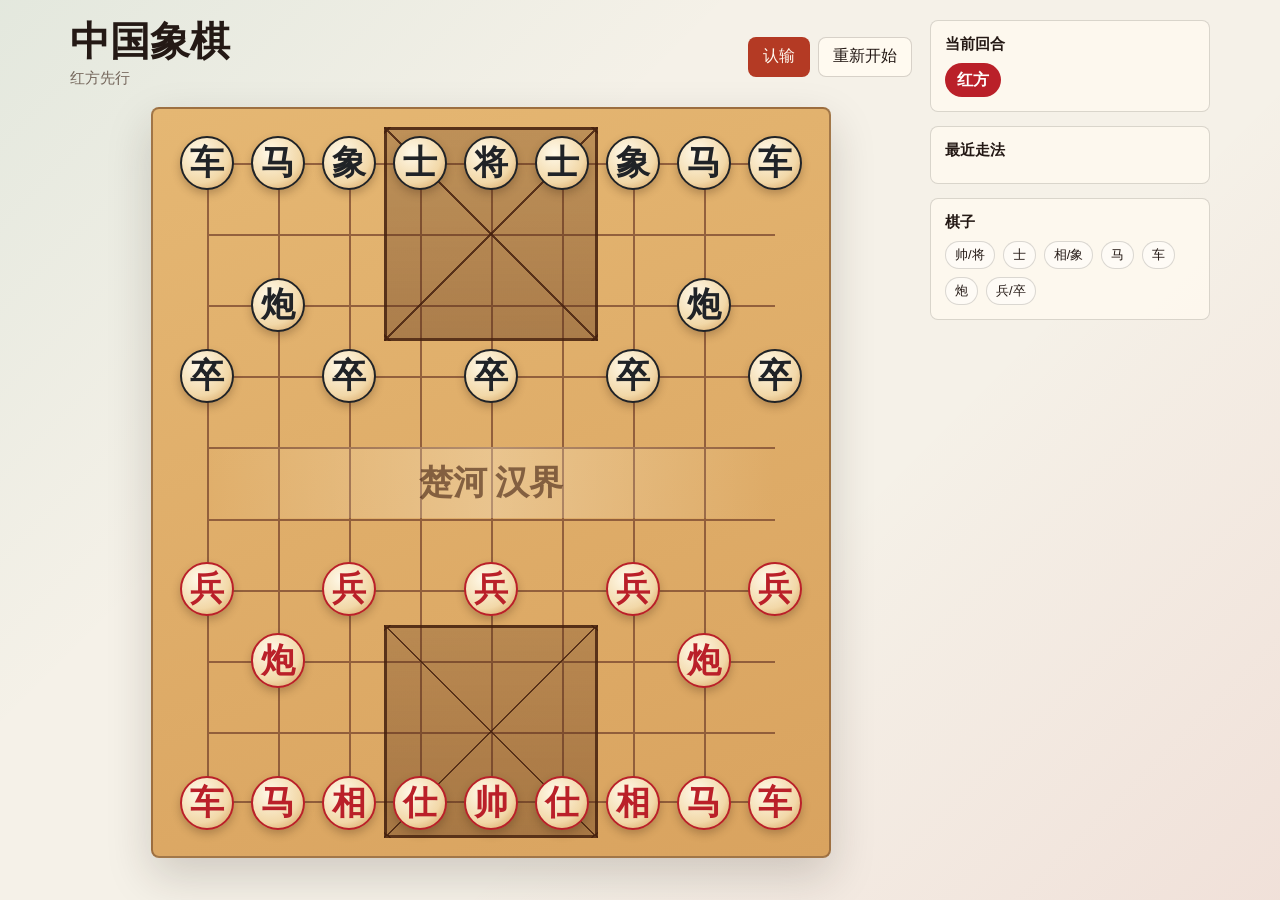
<file: docs/index.html>
<!doctype html>
<html lang="zh-CN">
<head>
    <meta charset="utf-8">
    <meta name="viewport" content="width=device-width, initial-scale=1">
    <title>中国象棋人机对战</title>
    <link rel="stylesheet" href="style.css">
</head>
<body>
    <main class="app-shell">
        <section class="game-area" aria-label="中国象棋棋盘">
            <div class="topbar">
                <div>
                    <h1>中国象棋</h1>
                    <p id="statusText">红方先行</p>
                </div>
                <div class="topbar-actions">
                    <button id="resignButton" type="button" aria-label="认输">认输</button>
                    <button id="resetButton" type="button" aria-label="重新开始">重新开始</button>
                </div>
            </div>

            <div class="board-wrap">
                <div id="board" class="board" role="grid" aria-label="象棋棋盘"></div>
            </div>
        </section>

        <aside class="side-panel" aria-label="对局信息">
            <div class="panel-block">
                <h2>当前回合</h2>
                <div id="turnBadge" class="turn-badge">红方</div>
            </div>

            <div class="panel-block">
                <h2>最近走法</h2>
                <ol id="moveList" class="move-list"></ol>
            </div>

            <div class="panel-block compact-help">
                <h2>棋子</h2>
                <div class="piece-key">
                    <span>帅/将</span>
                    <span>士</span>
                    <span>相/象</span>
                    <span>马</span>
                    <span>车</span>
                    <span>炮</span>
                    <span>兵/卒</span>
                </div>
            </div>
        </aside>
    </main>

    <div id="resultOverlay" class="result-overlay" hidden aria-live="polite">
        <div class="confetti" aria-hidden="true"></div>
        <div class="result-card">
            <p id="resultTitle">你赢了</p>
            <button id="overlayResetButton" type="button">再来一局</button>
        </div>
    </div>

    <script src="app.js?v=5"></script>
</body>
</html>
</file>
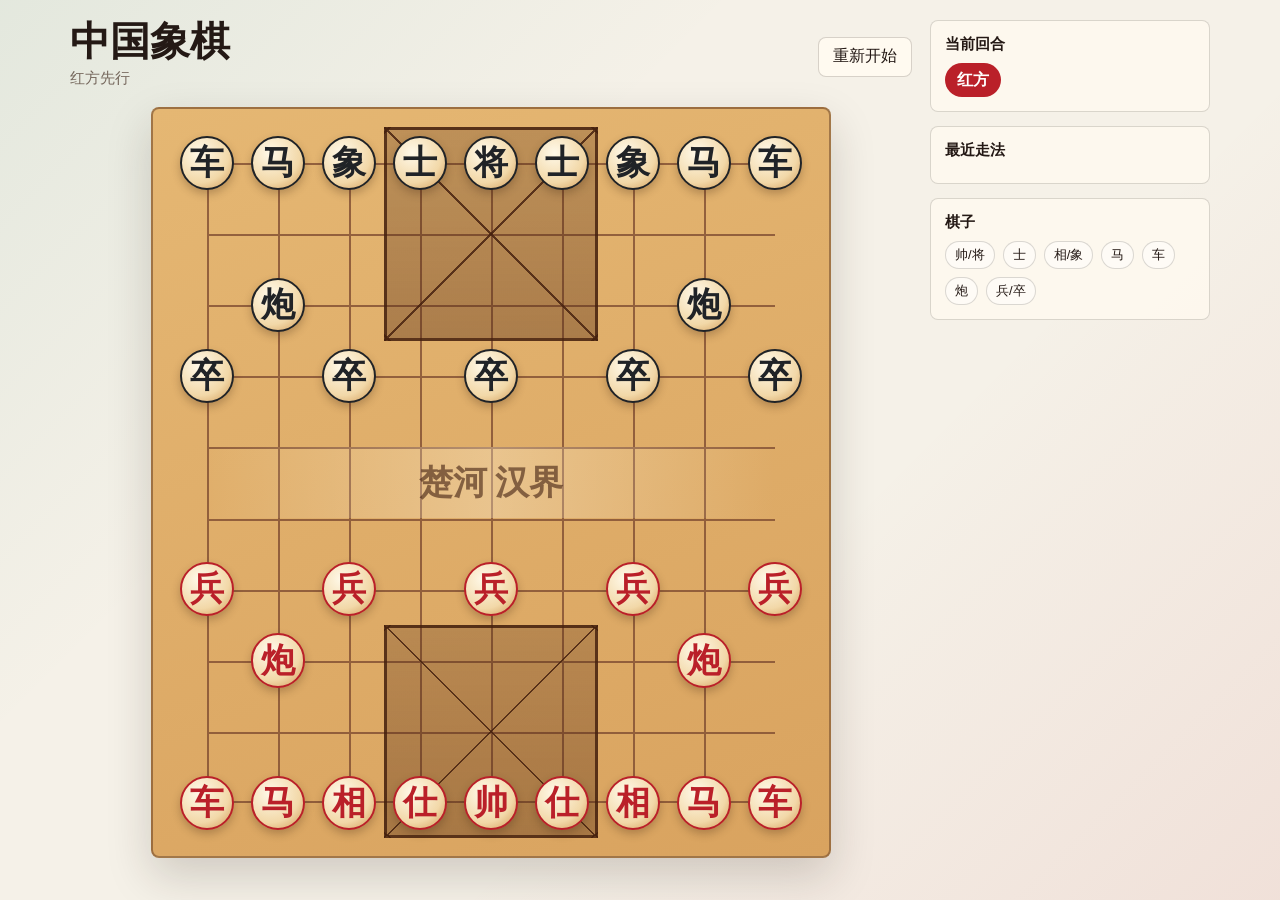
<file: web/index.html>
<!doctype html>
<html lang="zh-CN">
<head>
    <meta charset="utf-8">
    <meta name="viewport" content="width=device-width, initial-scale=1">
    <title>中国象棋人机对战</title>
    <link rel="stylesheet" href="style.css">
</head>
<body>
    <main class="app-shell">
        <section class="game-area" aria-label="中国象棋棋盘">
            <div class="topbar">
                <div>
                    <h1>中国象棋</h1>
                    <p id="statusText">红方先行</p>
                </div>
                <button id="resetButton" type="button" aria-label="重新开始">重新开始</button>
            </div>

            <div class="board-wrap">
                <div id="board" class="board" role="grid" aria-label="象棋棋盘"></div>
            </div>
        </section>

        <aside class="side-panel" aria-label="对局信息">
            <div class="panel-block">
                <h2>当前回合</h2>
                <div id="turnBadge" class="turn-badge">红方</div>
            </div>

            <div class="panel-block">
                <h2>最近走法</h2>
                <ol id="moveList" class="move-list"></ol>
            </div>

            <div class="panel-block compact-help">
                <h2>棋子</h2>
                <div class="piece-key">
                    <span>帅/将</span>
                    <span>士</span>
                    <span>相/象</span>
                    <span>马</span>
                    <span>车</span>
                    <span>炮</span>
                    <span>兵/卒</span>
                </div>
            </div>
        </aside>
    </main>

    <div id="resultOverlay" class="result-overlay" hidden aria-live="polite">
        <div class="confetti" aria-hidden="true"></div>
        <div class="result-card">
            <p id="resultTitle">你赢了</p>
            <button id="overlayResetButton" type="button">再来一局</button>
        </div>
    </div>

    <script src="app.js"></script>
</body>
</html>
</file>
<file: docs/style.css>
:root {
    --page: #f5f1e8;
    --ink: #241915;
    --muted: #75675c;
    --line: #7d4a30;
    --palace: rgba(82, 42, 20, 0.34);
    --palace-line: rgba(68, 31, 13, 0.82);
    --board: #d9a35f;
    --board-dark: #bf7a3a;
    --red: #ba2029;
    --black: #202327;
    --accent: #147d64;
    --hint: rgba(20, 125, 100, 0.28);
    --danger: #b43a24;
    --shadow: 0 18px 45px rgba(41, 27, 17, 0.18);
}

* {
    box-sizing: border-box;
}

body {
    margin: 0;
    min-height: 100vh;
    color: var(--ink);
    background:
        linear-gradient(135deg, rgba(20, 125, 100, 0.08), transparent 34%),
        linear-gradient(315deg, rgba(186, 32, 41, 0.08), transparent 38%),
        var(--page);
    font-family: "Noto Sans CJK SC", "Microsoft YaHei", Arial, sans-serif;
}

button {
    font: inherit;
}

.app-shell {
    width: min(1180px, 100%);
    min-height: 100vh;
    margin: 0 auto;
    padding: 20px;
    display: grid;
    grid-template-columns: minmax(0, 1fr) 280px;
    gap: 18px;
    align-items: start;
}

.game-area,
.side-panel {
    min-width: 0;
}

.topbar {
    display: flex;
    align-items: center;
    justify-content: space-between;
    gap: 16px;
    margin-bottom: 14px;
}

h1,
h2,
p {
    margin: 0;
}

h1 {
    font-size: clamp(24px, 4vw, 40px);
    line-height: 1.08;
    font-weight: 800;
}

h2 {
    font-size: 15px;
    line-height: 1.2;
    margin-bottom: 10px;
}

#statusText {
    margin-top: 6px;
    min-height: 24px;
    color: var(--muted);
    font-size: 15px;
}

.topbar-actions {
    flex: 0 0 auto;
    display: flex;
    gap: 8px;
}

#resetButton,
#resignButton {
    flex: 0 0 auto;
    min-height: 40px;
    padding: 0 14px;
    border: 1px solid rgba(36, 25, 21, 0.18);
    border-radius: 8px;
    color: var(--ink);
    background: #fffaf0;
    cursor: pointer;
}

#resignButton {
    color: #fffaf0;
    background: var(--danger);
    border-color: rgba(180, 58, 36, 0.55);
}

#resetButton:hover,
#resignButton:hover {
    border-color: rgba(36, 25, 21, 0.38);
}

.board-wrap {
    width: min(100%, 680px);
    margin: 0 auto;
    padding: clamp(10px, 2vw, 18px);
    border: 2px solid rgba(80, 43, 24, 0.45);
    border-radius: 8px;
    background: linear-gradient(160deg, #e5b773, var(--board));
    box-shadow: var(--shadow);
}

.board {
    position: relative;
    width: 100%;
    aspect-ratio: 9 / 10;
    display: grid;
    grid-template-columns: repeat(9, 1fr);
    grid-template-rows: repeat(10, 1fr);
    touch-action: manipulation;
    user-select: none;
    isolation: isolate;
}

.board::before {
    content: "";
    position: absolute;
    inset: calc(100% / 20) calc(100% / 18);
    z-index: 0;
    background:
        linear-gradient(var(--line), var(--line)) left top / 100% 2px no-repeat,
        linear-gradient(var(--line), var(--line)) left bottom / 100% 2px no-repeat,
        repeating-linear-gradient(to right, var(--line) 0 2px, transparent 2px calc(100% / 8)) left top / 100% 100% no-repeat,
        repeating-linear-gradient(to bottom, var(--line) 0 2px, transparent 2px calc(100% / 9)) left top / 100% 100% no-repeat;
    opacity: 0.78;
    pointer-events: none;
}

.board::after {
    content: "楚河      汉界";
    position: absolute;
    left: calc(100% / 18);
    right: calc(100% / 18);
    top: 45%;
    height: 10%;
    z-index: 1;
    display: flex;
    align-items: center;
    justify-content: center;
    color: rgba(70, 36, 19, 0.62);
    font-family: "Noto Serif CJK SC", "SimSun", serif;
    font-size: clamp(20px, 4vw, 34px);
    font-weight: 800;
    background: linear-gradient(90deg, transparent, rgba(255, 245, 220, 0.32), transparent);
    pointer-events: none;
}

.palace-mark {
    position: absolute;
    left: calc(100% * 3 / 9);
    width: calc(100% * 3 / 9);
    height: calc(100% * 3 / 10);
    z-index: 1;
    border: 3px solid var(--palace-line);
    background:
        linear-gradient(45deg, transparent calc(50% - 1px), var(--palace-line) calc(50% - 1px), var(--palace-line) calc(50% + 1px), transparent calc(50% + 1px)),
        linear-gradient(-45deg, transparent calc(50% - 1px), var(--palace-line) calc(50% - 1px), var(--palace-line) calc(50% + 1px), transparent calc(50% + 1px)),
        linear-gradient(rgba(82, 42, 20, 0.22), var(--palace));
    box-shadow: inset 0 0 0 999px rgba(82, 42, 20, 0.05);
    pointer-events: none;
}

.palace-mark-black {
    top: 0;
}

.palace-mark-red {
    bottom: 0;
}

.cell {
    position: relative;
    z-index: 2;
    min-width: 0;
    min-height: 0;
    display: flex;
    align-items: center;
    justify-content: center;
    border: 0;
    padding: 0;
    background: transparent;
    cursor: default;
}

.cell.selectable,
.cell.hint,
.cell.capture {
    cursor: pointer;
}

.cell.hint::before,
.cell.capture::before,
.cell.selected::before,
.cell.last-move::before {
    content: "";
    position: absolute;
    width: 46%;
    aspect-ratio: 1;
    border-radius: 50%;
    pointer-events: none;
}

.cell.hint::before {
    background: var(--hint);
}

.cell.capture::before {
    width: 72%;
    border: 3px solid rgba(180, 58, 36, 0.55);
}

.cell.selected::before {
    width: 78%;
    border: 3px solid rgba(20, 125, 100, 0.72);
    background: rgba(255, 255, 255, 0.14);
}

.cell.last-move::before {
    width: 86%;
    border: 3px solid rgba(74, 34, 15, 0.84);
    background: rgba(76, 35, 15, 0.18);
    box-shadow: 0 0 0 5px rgba(255, 239, 183, 0.32);
}

.cell.last-to::before {
    border-color: rgba(180, 58, 36, 0.88);
    background: rgba(180, 58, 36, 0.2);
}

.cell.last-move::after {
    content: attr(data-move-label);
    position: absolute;
    right: 8%;
    top: 8%;
    z-index: 4;
    min-width: 20px;
    height: 20px;
    display: inline-flex;
    align-items: center;
    justify-content: center;
    border-radius: 50%;
    color: #fffaf0;
    background: #4a220f;
    font-size: 12px;
    font-weight: 800;
    line-height: 1;
    pointer-events: none;
}

.cell.last-to::after {
    background: var(--danger);
}

.piece {
    position: relative;
    z-index: 3;
    width: min(76%, 58px);
    aspect-ratio: 1;
    display: flex;
    align-items: center;
    justify-content: center;
    border-radius: 50%;
    border: 2px solid currentColor;
    background:
        radial-gradient(circle at 35% 30%, #fff9e9, #f2d8a8 62%, #cf9854);
    box-shadow: 0 4px 9px rgba(61, 35, 18, 0.28);
    font-family: "Noto Serif CJK SC", "SimSun", serif;
    font-size: clamp(19px, 4.8vw, 34px);
    font-weight: 900;
    line-height: 1;
}

.piece.red {
    color: var(--red);
}

.piece.black {
    color: var(--black);
}

.side-panel {
    display: grid;
    gap: 14px;
}

.panel-block {
    border: 1px solid rgba(36, 25, 21, 0.16);
    border-radius: 8px;
    padding: 14px;
    background: rgba(255, 250, 240, 0.78);
}

.turn-badge {
    width: fit-content;
    min-height: 34px;
    display: inline-flex;
    align-items: center;
    padding: 0 12px;
    border-radius: 999px;
    color: white;
    background: var(--red);
    font-weight: 700;
}

.turn-badge.black {
    background: var(--black);
}

.move-list {
    margin: 0;
    padding-left: 22px;
    max-height: 340px;
    overflow: auto;
    color: var(--muted);
    font-size: 14px;
    line-height: 1.7;
}

.piece-key {
    display: flex;
    flex-wrap: wrap;
    gap: 8px;
}

.piece-key span {
    min-height: 28px;
    display: inline-flex;
    align-items: center;
    padding: 0 9px;
    border: 1px solid rgba(36, 25, 21, 0.16);
    border-radius: 999px;
    background: rgba(255, 255, 255, 0.45);
    font-size: 13px;
}

.result-overlay {
    position: fixed;
    inset: 0;
    z-index: 20;
    display: grid;
    place-items: center;
    padding: 20px;
    background: rgba(24, 16, 12, 0.34);
}

.result-overlay[hidden] {
    display: none;
}

.result-card {
    position: relative;
    z-index: 2;
    width: min(420px, 90vw);
    padding: 32px 24px 24px;
    border: 2px solid rgba(80, 43, 24, 0.32);
    border-radius: 8px;
    text-align: center;
    background: #fff8e8;
    box-shadow: 0 24px 70px rgba(24, 16, 12, 0.32);
}

#resultTitle {
    margin-bottom: 22px;
    color: var(--red);
    font-size: clamp(34px, 8vw, 64px);
    font-weight: 900;
    line-height: 1.05;
}

#overlayResetButton {
    min-height: 42px;
    padding: 0 18px;
    border: 0;
    border-radius: 8px;
    color: white;
    background: var(--accent);
    cursor: pointer;
    font-weight: 700;
}

.confetti {
    position: absolute;
    inset: 0;
    overflow: hidden;
    pointer-events: none;
}

.confetti i {
    position: absolute;
    top: -14px;
    left: var(--x);
    width: 10px;
    height: 16px;
    border-radius: 2px;
    background: var(--c);
    opacity: 0;
    transform: rotate(var(--r));
}

.result-overlay.celebrate .confetti i {
    animation: confetti-fall var(--d) ease-out var(--delay) forwards;
}

@keyframes confetti-fall {
    0% {
        opacity: 1;
        transform: translate3d(0, -20px, 0) rotate(var(--r));
    }

    100% {
        opacity: 0;
        transform: translate3d(var(--dx), 110vh, 0) rotate(calc(var(--r) + 680deg));
    }
}

@media (max-width: 860px) {
    .app-shell {
        grid-template-columns: 1fr;
        min-height: auto;
        padding: 12px;
        gap: 12px;
    }

    .side-panel {
        grid-template-columns: 1fr 1fr;
    }

    .compact-help {
        display: none;
    }
}

@media (max-width: 520px) {
    .topbar {
        align-items: flex-start;
    }

    #resetButton {
        min-width: 76px;
        padding: 0 10px;
    }

    .board-wrap {
        padding: 8px;
    }

    .piece {
        width: 80%;
        border-width: 1.5px;
    }

    .cell.last-move::after {
        right: 4%;
        top: 4%;
        min-width: 17px;
        height: 17px;
        font-size: 10px;
    }

    .side-panel {
        grid-template-columns: 1fr;
    }

    .move-list {
        max-height: 160px;
    }
}
</file>
<file: web/style.css>
:root {
    --page: #f5f1e8;
    --ink: #241915;
    --muted: #75675c;
    --line: #7d4a30;
    --palace: rgba(82, 42, 20, 0.34);
    --palace-line: rgba(68, 31, 13, 0.82);
    --board: #d9a35f;
    --board-dark: #bf7a3a;
    --red: #ba2029;
    --black: #202327;
    --accent: #147d64;
    --hint: rgba(20, 125, 100, 0.28);
    --danger: #b43a24;
    --shadow: 0 18px 45px rgba(41, 27, 17, 0.18);
}

* {
    box-sizing: border-box;
}

body {
    margin: 0;
    min-height: 100vh;
    color: var(--ink);
    background:
        linear-gradient(135deg, rgba(20, 125, 100, 0.08), transparent 34%),
        linear-gradient(315deg, rgba(186, 32, 41, 0.08), transparent 38%),
        var(--page);
    font-family: "Noto Sans CJK SC", "Microsoft YaHei", Arial, sans-serif;
}

button {
    font: inherit;
}

.app-shell {
    width: min(1180px, 100%);
    min-height: 100vh;
    margin: 0 auto;
    padding: 20px;
    display: grid;
    grid-template-columns: minmax(0, 1fr) 280px;
    gap: 18px;
    align-items: start;
}

.game-area,
.side-panel {
    min-width: 0;
}

.topbar {
    display: flex;
    align-items: center;
    justify-content: space-between;
    gap: 16px;
    margin-bottom: 14px;
}

h1,
h2,
p {
    margin: 0;
}

h1 {
    font-size: clamp(24px, 4vw, 40px);
    line-height: 1.08;
    font-weight: 800;
}

h2 {
    font-size: 15px;
    line-height: 1.2;
    margin-bottom: 10px;
}

#statusText {
    margin-top: 6px;
    min-height: 24px;
    color: var(--muted);
    font-size: 15px;
}

#resetButton {
    flex: 0 0 auto;
    min-height: 40px;
    padding: 0 14px;
    border: 1px solid rgba(36, 25, 21, 0.18);
    border-radius: 8px;
    color: var(--ink);
    background: #fffaf0;
    cursor: pointer;
}

#resetButton:hover {
    border-color: rgba(36, 25, 21, 0.38);
}

.board-wrap {
    width: min(100%, 680px);
    margin: 0 auto;
    padding: clamp(10px, 2vw, 18px);
    border: 2px solid rgba(80, 43, 24, 0.45);
    border-radius: 8px;
    background: linear-gradient(160deg, #e5b773, var(--board));
    box-shadow: var(--shadow);
}

.board {
    position: relative;
    width: 100%;
    aspect-ratio: 9 / 10;
    display: grid;
    grid-template-columns: repeat(9, 1fr);
    grid-template-rows: repeat(10, 1fr);
    touch-action: manipulation;
    user-select: none;
    isolation: isolate;
}

.board::before {
    content: "";
    position: absolute;
    inset: calc(100% / 20) calc(100% / 18);
    z-index: 0;
    background:
        linear-gradient(var(--line), var(--line)) left top / 100% 2px no-repeat,
        linear-gradient(var(--line), var(--line)) left bottom / 100% 2px no-repeat,
        repeating-linear-gradient(to right, var(--line) 0 2px, transparent 2px calc(100% / 8)) left top / 100% 100% no-repeat,
        repeating-linear-gradient(to bottom, var(--line) 0 2px, transparent 2px calc(100% / 9)) left top / 100% 100% no-repeat;
    opacity: 0.78;
    pointer-events: none;
}

.board::after {
    content: "楚河      汉界";
    position: absolute;
    left: calc(100% / 18);
    right: calc(100% / 18);
    top: 45%;
    height: 10%;
    z-index: 1;
    display: flex;
    align-items: center;
    justify-content: center;
    color: rgba(70, 36, 19, 0.62);
    font-family: "Noto Serif CJK SC", "SimSun", serif;
    font-size: clamp(20px, 4vw, 34px);
    font-weight: 800;
    background: linear-gradient(90deg, transparent, rgba(255, 245, 220, 0.32), transparent);
    pointer-events: none;
}

.palace-mark {
    position: absolute;
    left: calc(100% * 3 / 9);
    width: calc(100% * 3 / 9);
    height: calc(100% * 3 / 10);
    z-index: 1;
    border: 3px solid var(--palace-line);
    background:
        linear-gradient(45deg, transparent calc(50% - 1px), var(--palace-line) calc(50% - 1px), var(--palace-line) calc(50% + 1px), transparent calc(50% + 1px)),
        linear-gradient(-45deg, transparent calc(50% - 1px), var(--palace-line) calc(50% - 1px), var(--palace-line) calc(50% + 1px), transparent calc(50% + 1px)),
        linear-gradient(rgba(82, 42, 20, 0.22), var(--palace));
    box-shadow: inset 0 0 0 999px rgba(82, 42, 20, 0.05);
    pointer-events: none;
}

.palace-mark-black {
    top: 0;
}

.palace-mark-red {
    bottom: 0;
}

.cell {
    position: relative;
    z-index: 2;
    min-width: 0;
    min-height: 0;
    display: flex;
    align-items: center;
    justify-content: center;
    border: 0;
    padding: 0;
    background: transparent;
    cursor: default;
}

.cell.selectable,
.cell.hint,
.cell.capture {
    cursor: pointer;
}

.cell.hint::before,
.cell.capture::before,
.cell.selected::before,
.cell.last-move::before {
    content: "";
    position: absolute;
    width: 46%;
    aspect-ratio: 1;
    border-radius: 50%;
    pointer-events: none;
}

.cell.hint::before {
    background: var(--hint);
}

.cell.capture::before {
    width: 72%;
    border: 3px solid rgba(180, 58, 36, 0.55);
}

.cell.selected::before {
    width: 78%;
    border: 3px solid rgba(20, 125, 100, 0.72);
    background: rgba(255, 255, 255, 0.14);
}

.cell.last-move::before {
    width: 86%;
    border: 3px solid rgba(74, 34, 15, 0.84);
    background: rgba(76, 35, 15, 0.18);
    box-shadow: 0 0 0 5px rgba(255, 239, 183, 0.32);
}

.cell.last-to::before {
    border-color: rgba(180, 58, 36, 0.88);
    background: rgba(180, 58, 36, 0.2);
}

.cell.last-move::after {
    content: attr(data-move-label);
    position: absolute;
    right: 8%;
    top: 8%;
    z-index: 4;
    min-width: 20px;
    height: 20px;
    display: inline-flex;
    align-items: center;
    justify-content: center;
    border-radius: 50%;
    color: #fffaf0;
    background: #4a220f;
    font-size: 12px;
    font-weight: 800;
    line-height: 1;
    pointer-events: none;
}

.cell.last-to::after {
    background: var(--danger);
}

.piece {
    position: relative;
    z-index: 3;
    width: min(76%, 58px);
    aspect-ratio: 1;
    display: flex;
    align-items: center;
    justify-content: center;
    border-radius: 50%;
    border: 2px solid currentColor;
    background:
        radial-gradient(circle at 35% 30%, #fff9e9, #f2d8a8 62%, #cf9854);
    box-shadow: 0 4px 9px rgba(61, 35, 18, 0.28);
    font-family: "Noto Serif CJK SC", "SimSun", serif;
    font-size: clamp(19px, 4.8vw, 34px);
    font-weight: 900;
    line-height: 1;
}

.piece.red {
    color: var(--red);
}

.piece.black {
    color: var(--black);
}

.side-panel {
    display: grid;
    gap: 14px;
}

.panel-block {
    border: 1px solid rgba(36, 25, 21, 0.16);
    border-radius: 8px;
    padding: 14px;
    background: rgba(255, 250, 240, 0.78);
}

.turn-badge {
    width: fit-content;
    min-height: 34px;
    display: inline-flex;
    align-items: center;
    padding: 0 12px;
    border-radius: 999px;
    color: white;
    background: var(--red);
    font-weight: 700;
}

.turn-badge.black {
    background: var(--black);
}

.move-list {
    margin: 0;
    padding-left: 22px;
    max-height: 340px;
    overflow: auto;
    color: var(--muted);
    font-size: 14px;
    line-height: 1.7;
}

.piece-key {
    display: flex;
    flex-wrap: wrap;
    gap: 8px;
}

.piece-key span {
    min-height: 28px;
    display: inline-flex;
    align-items: center;
    padding: 0 9px;
    border: 1px solid rgba(36, 25, 21, 0.16);
    border-radius: 999px;
    background: rgba(255, 255, 255, 0.45);
    font-size: 13px;
}

.result-overlay {
    position: fixed;
    inset: 0;
    z-index: 20;
    display: grid;
    place-items: center;
    padding: 20px;
    background: rgba(24, 16, 12, 0.34);
}

.result-overlay[hidden] {
    display: none;
}

.result-card {
    position: relative;
    z-index: 2;
    width: min(420px, 90vw);
    padding: 32px 24px 24px;
    border: 2px solid rgba(80, 43, 24, 0.32);
    border-radius: 8px;
    text-align: center;
    background: #fff8e8;
    box-shadow: 0 24px 70px rgba(24, 16, 12, 0.32);
}

#resultTitle {
    margin-bottom: 22px;
    color: var(--red);
    font-size: clamp(34px, 8vw, 64px);
    font-weight: 900;
    line-height: 1.05;
}

#overlayResetButton {
    min-height: 42px;
    padding: 0 18px;
    border: 0;
    border-radius: 8px;
    color: white;
    background: var(--accent);
    cursor: pointer;
    font-weight: 700;
}

.confetti {
    position: absolute;
    inset: 0;
    overflow: hidden;
    pointer-events: none;
}

.confetti i {
    position: absolute;
    top: -14px;
    left: var(--x);
    width: 10px;
    height: 16px;
    border-radius: 2px;
    background: var(--c);
    opacity: 0;
    transform: rotate(var(--r));
}

.result-overlay.celebrate .confetti i {
    animation: confetti-fall var(--d) ease-out var(--delay) forwards;
}

@keyframes confetti-fall {
    0% {
        opacity: 1;
        transform: translate3d(0, -20px, 0) rotate(var(--r));
    }

    100% {
        opacity: 0;
        transform: translate3d(var(--dx), 110vh, 0) rotate(calc(var(--r) + 680deg));
    }
}

@media (max-width: 860px) {
    .app-shell {
        grid-template-columns: 1fr;
        min-height: auto;
        padding: 12px;
        gap: 12px;
    }

    .side-panel {
        grid-template-columns: 1fr 1fr;
    }

    .compact-help {
        display: none;
    }
}

@media (max-width: 520px) {
    .topbar {
        align-items: flex-start;
    }

    #resetButton {
        min-width: 76px;
        padding: 0 10px;
    }

    .board-wrap {
        padding: 8px;
    }

    .piece {
        width: 80%;
        border-width: 1.5px;
    }

    .cell.last-move::after {
        right: 4%;
        top: 4%;
        min-width: 17px;
        height: 17px;
        font-size: 10px;
    }

    .side-panel {
        grid-template-columns: 1fr;
    }

    .move-list {
        max-height: 160px;
    }
}
</file>
